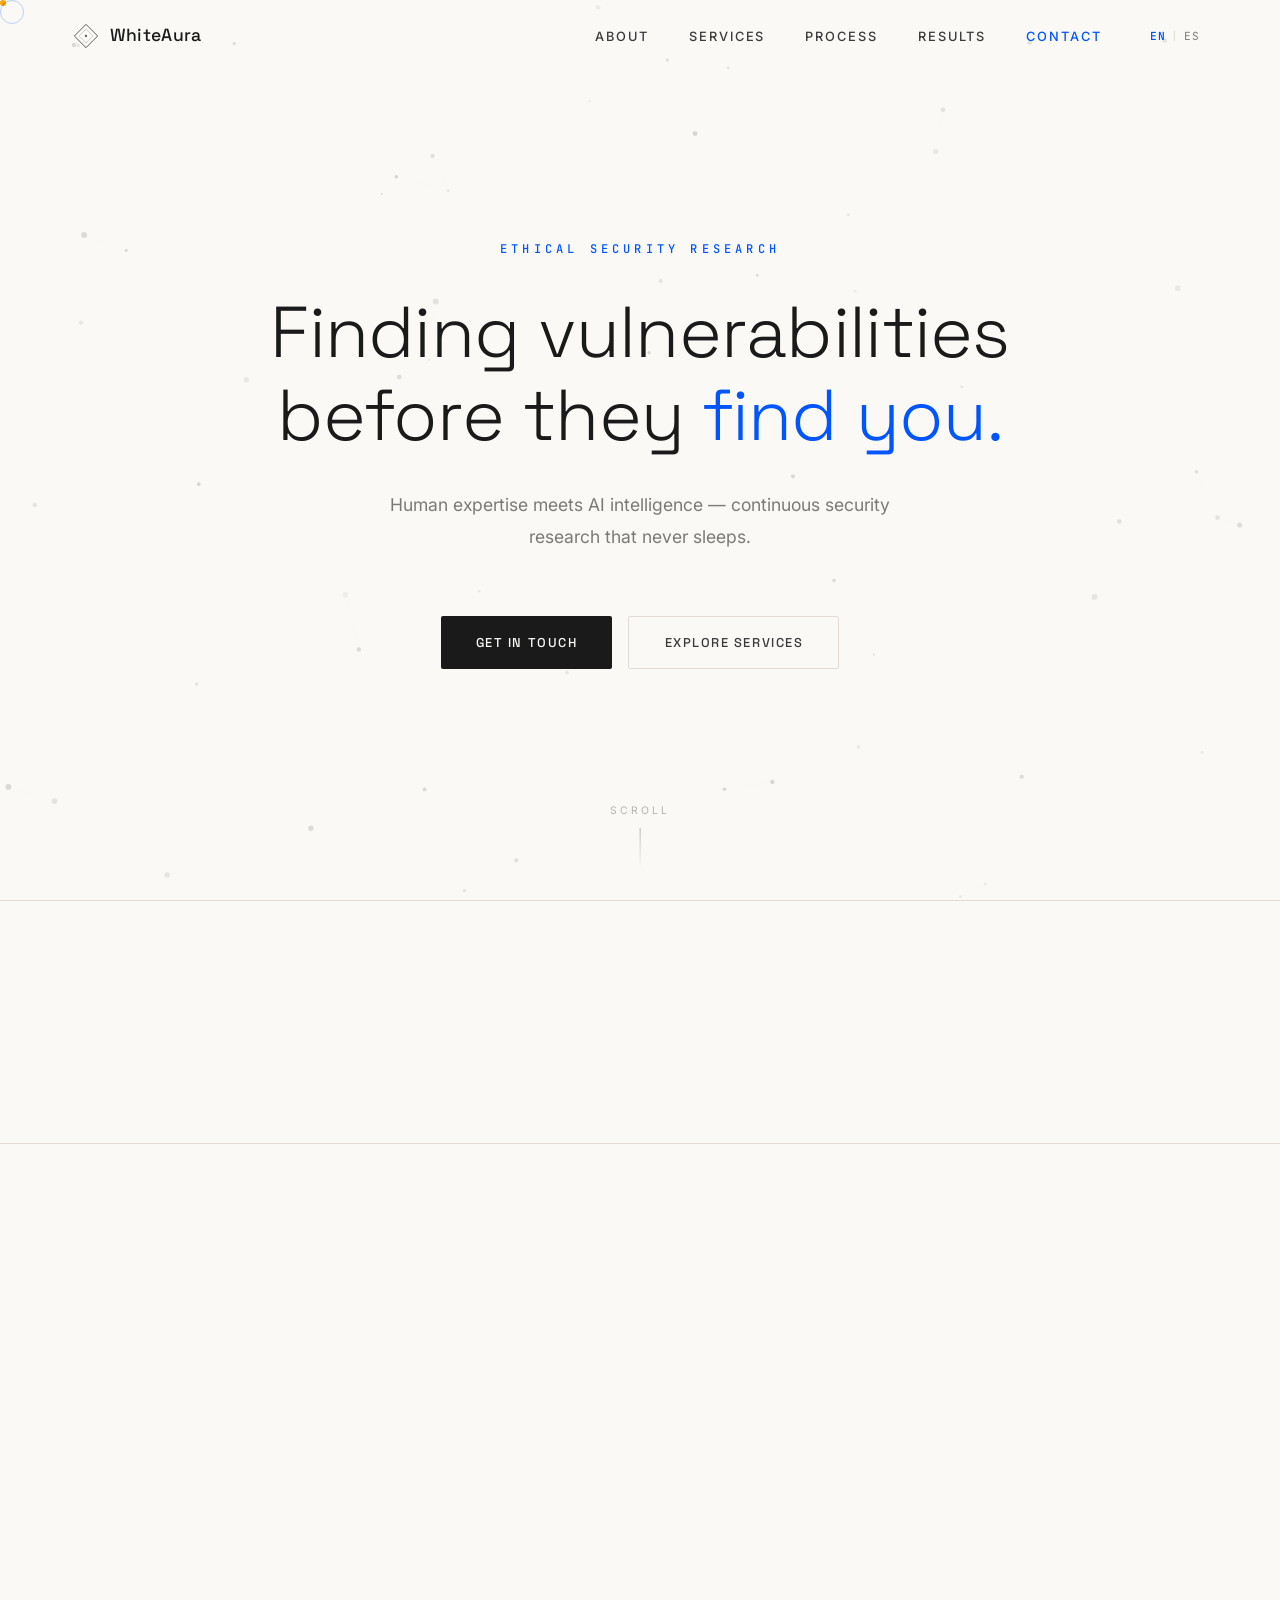
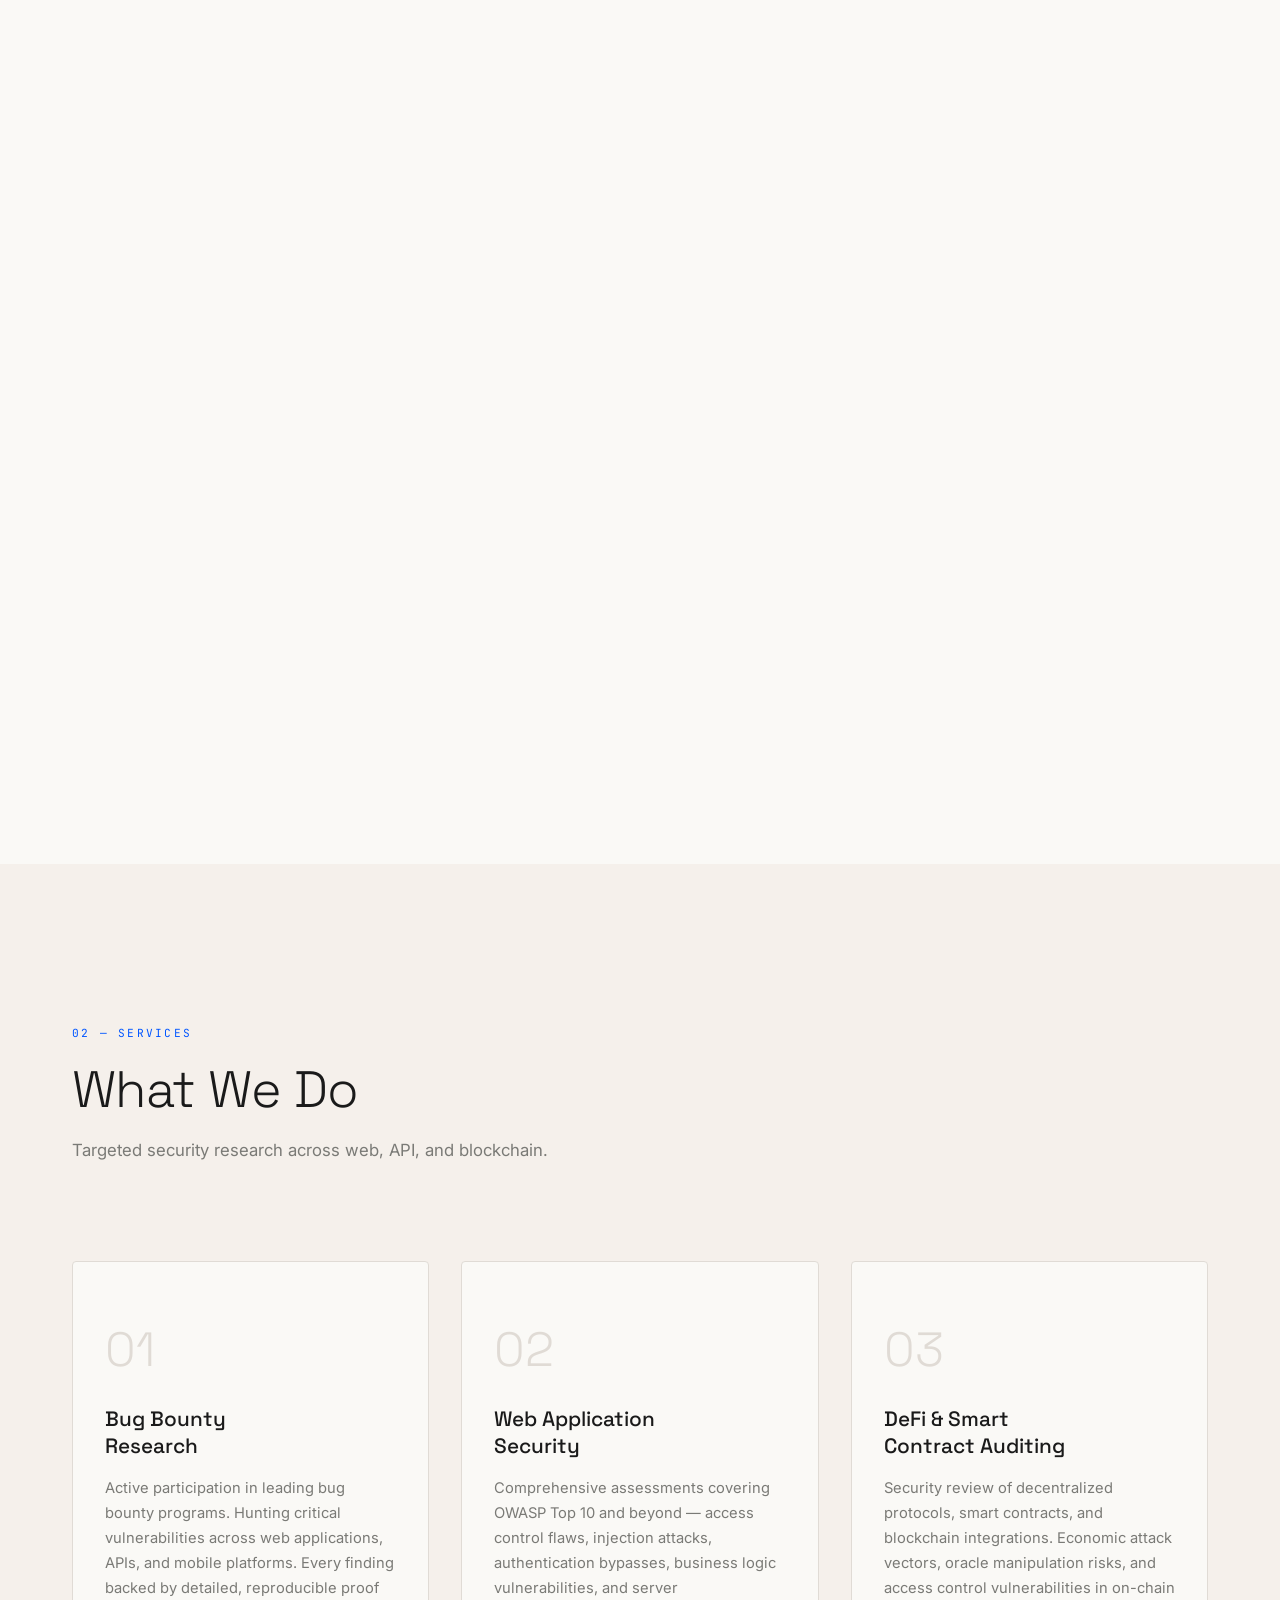
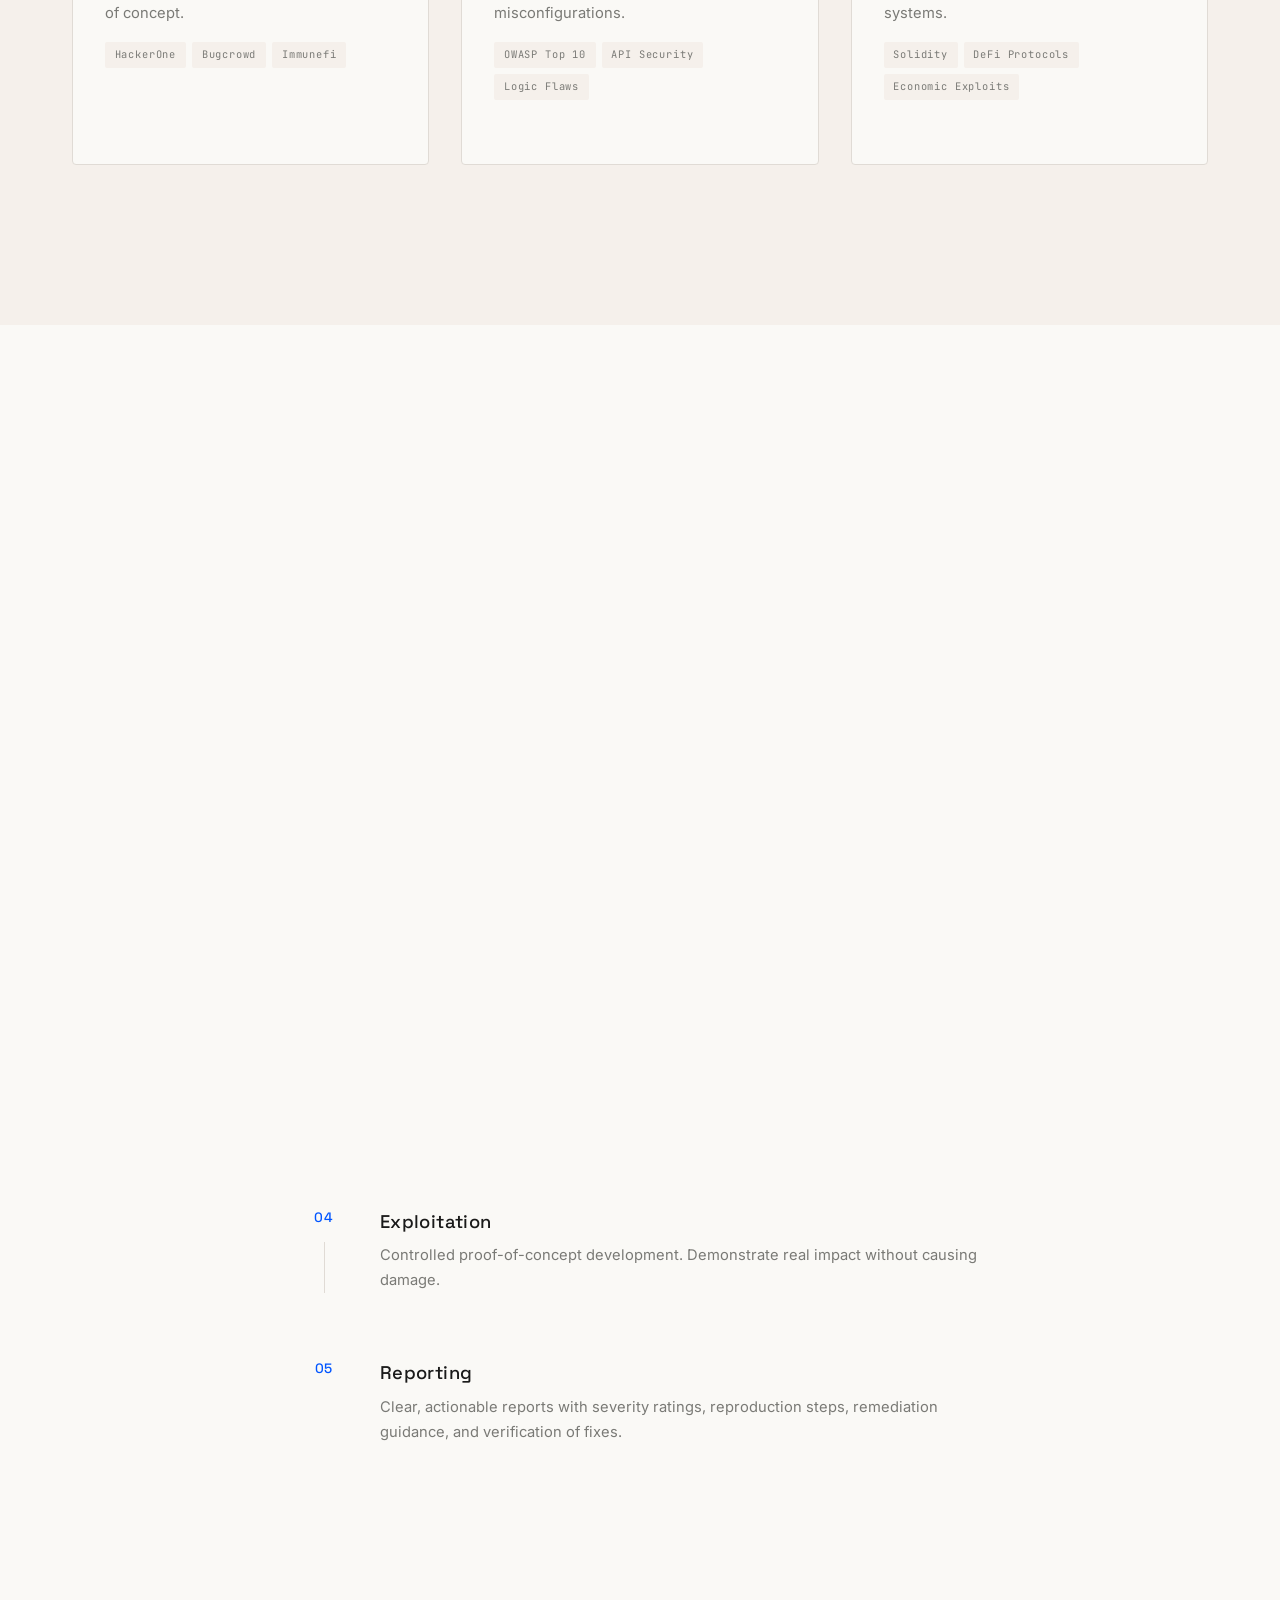
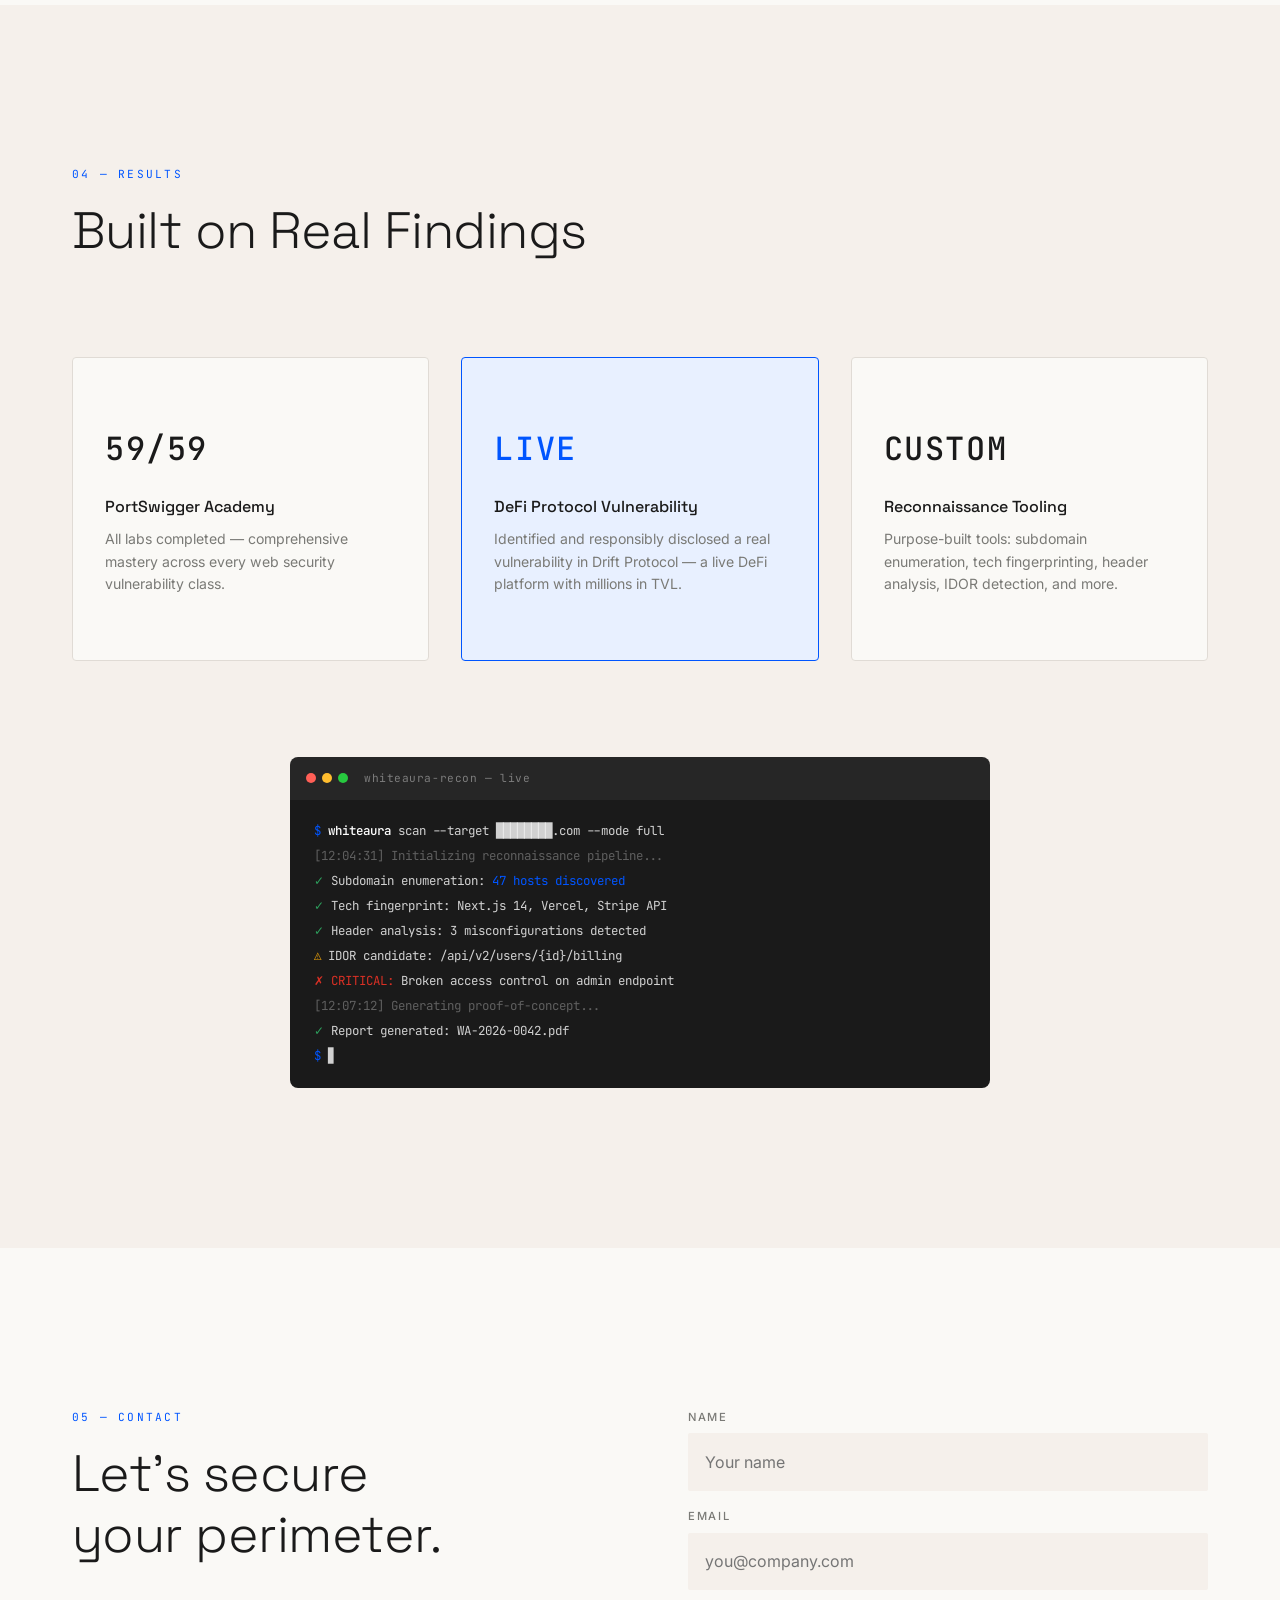
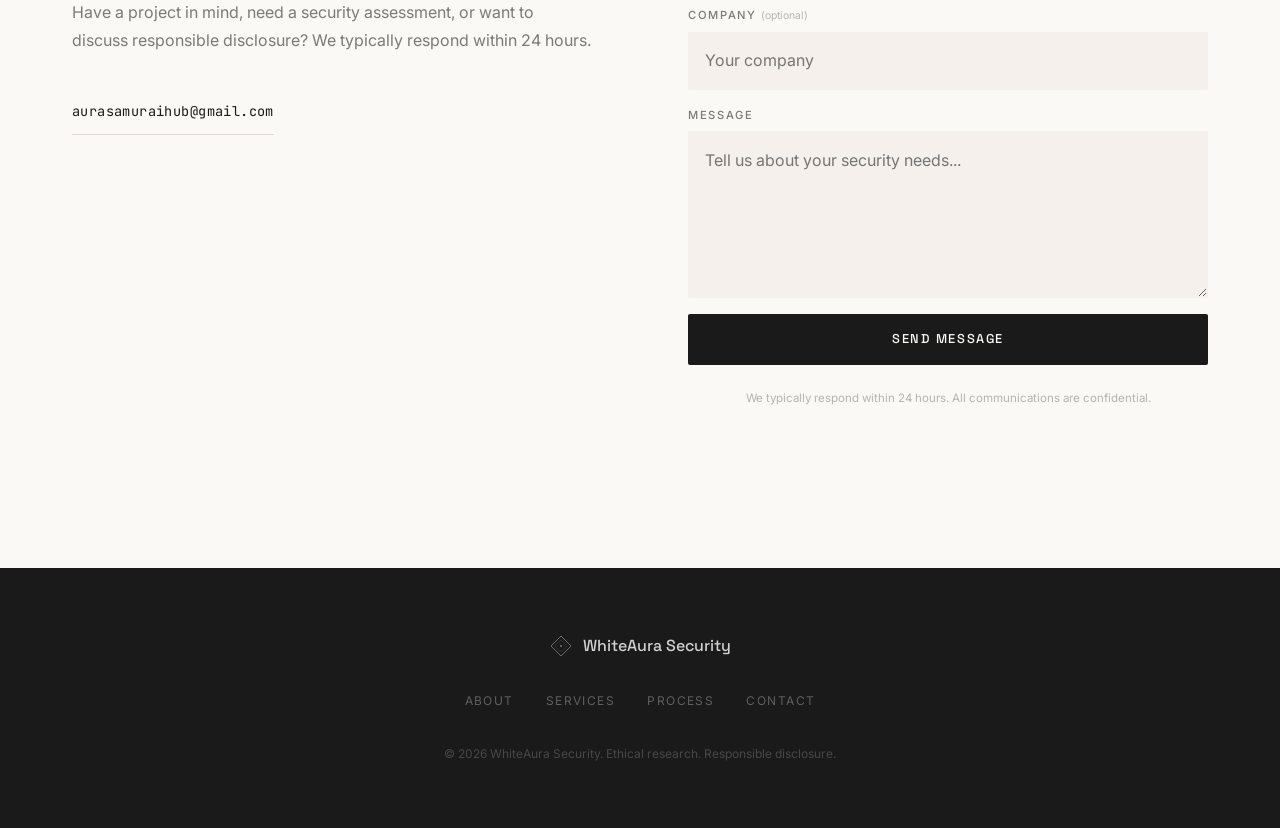
<file: index.html>
<!DOCTYPE html>
<html lang="en">
<head>
  <meta charset="UTF-8">
  <meta name="viewport" content="width=device-width, initial-scale=1.0">
  <title>WhiteAura Security — Ethical Security Research</title>
  <meta name="description" content="Finding vulnerabilities before they find you. Ethical security research powered by human expertise and AI intelligence.">
  <meta name="theme-color" content="#FAF9F6">

  <!-- Open Graph -->
  <meta property="og:title" content="WhiteAura Security">
  <meta property="og:description" content="Ethical security research. Human expertise meets AI intelligence.">
  <meta property="og:type" content="website">
  <meta property="og:image" content="https://dilomcfly.github.io/whiteaura-web/og-image.png">

  <!-- Fonts -->
  <link rel="preconnect" href="https://fonts.googleapis.com">
  <link rel="preconnect" href="https://fonts.gstatic.com" crossorigin>
  <link href="https://fonts.googleapis.com/css2?family=Inter:wght@300;400;500;600&family=Space+Grotesk:wght@300;400;500;600;700&family=JetBrains+Mono:wght@400;500&display=swap" rel="stylesheet">

  <link rel="stylesheet" href="style.css">
  <link rel="icon" href="data:image/svg+xml,<svg xmlns='http://www.w3.org/2000/svg' viewBox='0 0 100 100'><text y='.9em' font-size='90'>◇</text></svg>">
</head>
<body>

<!-- ============ LOADER ============ -->
<div class="loader" id="loader">
  <div class="loader-logo">
    <svg class="loader-icon" viewBox="0 0 60 60" fill="none" xmlns="http://www.w3.org/2000/svg">
      <path d="M30 5 L55 30 L30 55 L5 30 Z" stroke="currentColor" stroke-width="1.5" fill="none"/>
      <path d="M30 15 L45 30 L30 45 L15 30 Z" stroke="currentColor" stroke-width="1" fill="none" opacity="0.5"/>
      <circle cx="30" cy="30" r="3" fill="currentColor" opacity="0.8"/>
    </svg>
    <span class="loader-text">W H I T E A U R A</span>
  </div>
</div>

<!-- ============ CURSOR ============ -->
<div class="cursor" id="cursor"></div>
<div class="cursor-trail" id="cursorTrail"></div>

<!-- ============ PARALLAX PHOTOS ============ -->
<div class="parallax-photos" id="parallaxPhotos">
  <img src="images/diego.jpg" alt="Diego" class="parallax-fig parallax-diego" id="parallaxDiego">
  <img src="images/aura.jpg" alt="Aura" class="parallax-fig parallax-aura" id="parallaxAura">
</div>

<!-- ============ SVG FILTERS ============ -->
<svg style="position:absolute;width:0;height:0">
  <defs>
    <filter id="dissolveFilter">
      <feTurbulence type="fractalNoise" baseFrequency="0.04" numOctaves="4" seed="2" result="noise"/>
      <feDisplacementMap in="SourceGraphic" in2="noise" scale="80" xChannelSelector="R" yChannelSelector="G"/>
    </filter>
  </defs>
</svg>

<!-- ============ PARTICLES ============ -->
<canvas id="particles"></canvas>

<!-- ============ NAV ============ -->
<nav class="nav" id="nav">
  <div class="nav-inner">
    <a href="#" class="nav-logo">
      <svg class="nav-logo-icon" viewBox="0 0 60 60" fill="none" xmlns="http://www.w3.org/2000/svg">
        <path d="M30 5 L55 30 L30 55 L5 30 Z" stroke="currentColor" stroke-width="1.5" fill="none"/>
        <path d="M30 15 L45 30 L30 45 L15 30 Z" stroke="currentColor" stroke-width="1" fill="none" opacity="0.4"/>
        <circle cx="30" cy="30" r="2.5" fill="currentColor" opacity="0.7"/>
      </svg>
      <span>WhiteAura</span>
    </a>

    <ul class="nav-links" id="navLinks">
      <li><a href="#about" data-i18n="nav.about">About</a></li>
      <li><a href="#services" data-i18n="nav.services">Services</a></li>
      <li><a href="#methodology" data-i18n="nav.process">Process</a></li>
      <li><a href="#proof" data-i18n="nav.results">Results</a></li>
      <li><a href="#contact" class="nav-cta" data-i18n="nav.contact">Contact</a></li>
      <li>
        <button class="lang-toggle" id="langToggle" aria-label="Switch language">
          <span class="lang-opt" data-lang="en">EN</span>
          <span class="lang-sep">|</span>
          <span class="lang-opt" data-lang="es">ES</span>
        </button>
      </li>
    </ul>

    <button class="nav-toggle" id="navToggle" aria-label="Menu" aria-expanded="false">
      <span></span><span></span>
    </button>
  </div>
</nav>

<!-- ============ HERO ============ -->
<header class="hero" id="hero">
  <div class="hero-content">
    <p class="hero-label reveal-word" data-i18n="hero.label">ETHICAL SECURITY RESEARCH</p>
    <h1 class="hero-title">
      <span class="reveal-line" data-i18n="hero.title1">Finding vulnerabilities</span>
      <span class="reveal-line" data-i18n="hero.title2html">before they <em>find you.</em></span>
    </h1>
    <p class="hero-sub reveal-up" data-i18n="hero.sub">Human expertise meets AI intelligence — continuous security research that never sleeps.</p>
    <div class="hero-actions reveal-up">
      <a href="#contact" class="btn btn-primary" data-i18n="hero.cta1">Get in Touch</a>
      <a href="#services" class="btn btn-ghost" data-i18n="hero.cta2">Explore Services</a>
    </div>
  </div>
  <div class="hero-scroll-indicator">
    <span>Scroll</span>
    <div class="scroll-line"></div>
  </div>
</header>

<!-- ============ STATS BAR ============ -->
<section class="stats-bar">
  <div class="container">
    <div class="stats-grid">
      <div class="stat reveal-up">
        <span class="stat-number" data-target="247">0</span>
        <span class="stat-label" data-i18n="stats.vulns">Vulnerabilities Found</span>
      </div>
      <div class="stat reveal-up">
        <span class="stat-number" data-target="59">0</span><span class="stat-suffix">/59</span>
        <span class="stat-label" data-i18n="stats.labs">PortSwigger Labs</span>
      </div>
      <div class="stat reveal-up">
        <span class="stat-number" data-target="24">0</span><span class="stat-suffix">/7</span>
        <span class="stat-label" data-i18n="stats.coverage">Research Coverage</span>
      </div>
      <div class="stat reveal-up">
        <span class="stat-number" data-target="100">0</span><span class="stat-suffix">%</span>
        <span class="stat-label" data-i18n="stats.disclosure">Responsible Disclosure</span>
      </div>
    </div>
  </div>
</section>

<!-- ============ ABOUT ============ -->
<section class="section" id="about">
  <div class="container">
    <div class="section-header reveal-up">
      <span class="section-label" data-i18n="about.label">01 — About</span>
      <h2 class="section-title" data-i18n="about.titlehtml">We don't just find<br>vulnerabilities.<br><em>We eliminate them.</em></h2>
    </div>

    <div class="about-content">
      <div class="about-text reveal-up">
        <p class="about-lead" data-i18n="about.lead">WhiteAura Security is an ethical security research firm built on a unique synergy: a skilled human researcher and a dedicated AI partner working in continuous cycles.</p>
        <p data-i18n="about.p1html">While traditional firms rely solely on human hours, we operate a <strong>continuous research pipeline</strong> — combining creative intuition with AI-driven analysis, automation, and around-the-clock coverage.</p>
        <p data-i18n="about.p2html">Every vulnerability we find is reported ethically, documented thoroughly, and verified before delivery. We follow <strong>responsible disclosure</strong> principles. Always.</p>
      </div>

      <div class="about-tags reveal-up" aria-label="Our capabilities">
        <span class="tag">Responsible Disclosure</span>
        <span class="tag">Human + AI Synergy</span>
        <span class="tag">Custom Recon Tooling</span>
        <span class="tag">24/7 Research Cycle</span>
        <span class="tag">OWASP Methodology</span>
        <span class="tag">DeFi Security</span>
      </div>
    </div>

    <!-- Team -->
    <div class="team-grid">
      <div class="team-card reveal-up">
        <div class="team-avatar">
          <svg viewBox="0 0 120 120" fill="none" xmlns="http://www.w3.org/2000/svg">
            <rect width="120" height="120" rx="8" fill="#EDE8E2"/>
            <circle cx="60" cy="45" r="18" stroke="#4A4A4A" stroke-width="1.5" fill="none"/>
            <path d="M30 105 C30 80 90 80 90 105" stroke="#4A4A4A" stroke-width="1.5" fill="none"/>
            <text x="60" y="50" text-anchor="middle" fill="#4A4A4A" font-size="14" font-family="Inter">D</text>
          </svg>
        </div>
        <div class="team-info">
          <h4>Diego</h4>
          <p class="team-role" data-i18n="team.diego.role">Lead Security Researcher</p>
          <p class="team-desc" data-i18n="team.diego.desc">Automation specialist turned security researcher. Web application testing, logic flaw analysis, and DeFi protocol auditing. Drives strategy and creative attack paths.</p>
        </div>
      </div>
      <div class="team-card reveal-up">
        <div class="team-avatar">
          <svg viewBox="0 0 120 120" fill="none" xmlns="http://www.w3.org/2000/svg">
            <rect width="120" height="120" rx="8" fill="#EDE8E2"/>
            <path d="M60 25 L85 50 L60 75 L35 50 Z" stroke="#0055FF" stroke-width="1.5" fill="none"/>
            <path d="M60 35 L75 50 L60 65 L45 50 Z" stroke="#0055FF" stroke-width="1" fill="none" opacity="0.4"/>
            <circle cx="60" cy="50" r="4" fill="#0055FF" opacity="0.6"/>
            <text x="60" y="100" text-anchor="middle" fill="#4A4A4A" font-size="10" font-family="JetBrains Mono" letter-spacing="0.1em">AI PARTNER</text>
          </svg>
        </div>
        <div class="team-info">
          <h4>Aura <span class="accent">◇</span></h4>
          <p class="team-role" data-i18n="team.aura.role">AI Research Partner — 24/7</p>
          <p class="team-desc" data-i18n="team.aura.desc">Specialized in DOM analysis, API testing, code review, and automated reconnaissance. Continuous monitoring, report generation, and scalable research capacity.</p>
        </div>
      </div>
    </div>
  </div>
</section>

<!-- ============ SERVICES ============ -->
<section class="section section-alt" id="services">
  <div class="container">
    <div class="section-header reveal-up">
      <span class="section-label" data-i18n="services.label">02 — Services</span>
      <h2 class="section-title" data-i18n="services.title">What We Do</h2>
      <p class="section-desc" data-i18n="services.desc">Targeted security research across web, API, and blockchain.</p>
    </div>

    <div class="services-grid">
      <div class="service-card reveal-up">
        <div class="service-number">01</div>
        <h3 data-i18n="services.s1.titlehtml">Bug Bounty<br>Research</h3>
        <p data-i18n="services.s1.desc">Active participation in leading bug bounty programs. Hunting critical vulnerabilities across web applications, APIs, and mobile platforms. Every finding backed by detailed, reproducible proof of concept.</p>
        <div class="service-tags">
          <span>HackerOne</span>
          <span>Bugcrowd</span>
          <span>Immunefi</span>
        </div>
      </div>

      <div class="service-card reveal-up">
        <div class="service-number">02</div>
        <h3 data-i18n="services.s2.titlehtml">Web Application<br>Security</h3>
        <p data-i18n="services.s2.desc">Comprehensive assessments covering OWASP Top 10 and beyond — access control flaws, injection attacks, authentication bypasses, business logic vulnerabilities, and server misconfigurations.</p>
        <div class="service-tags">
          <span>OWASP Top 10</span>
          <span>API Security</span>
          <span>Logic Flaws</span>
        </div>
      </div>

      <div class="service-card reveal-up">
        <div class="service-number">03</div>
        <h3 data-i18n="services.s3.titlehtml">DeFi & Smart<br>Contract Auditing</h3>
        <p data-i18n="services.s3.desc">Security review of decentralized protocols, smart contracts, and blockchain integrations. Economic attack vectors, oracle manipulation risks, and access control vulnerabilities in on-chain systems.</p>
        <div class="service-tags">
          <span>Solidity</span>
          <span>DeFi Protocols</span>
          <span>Economic Exploits</span>
        </div>
      </div>
    </div>
  </div>
</section>

<!-- ============ METHODOLOGY ============ -->
<section class="section" id="methodology">
  <div class="container">
    <div class="section-header reveal-up">
      <span class="section-label" data-i18n="method.label">03 — Process</span>
      <h2 class="section-title" data-i18n="method.title">Our Methodology</h2>
      <p class="section-desc" data-i18n="method.desc">A structured, repeatable approach — from reconnaissance to remediation.</p>
    </div>

    <div class="method-timeline">
      <div class="method-step reveal-up">
        <div class="step-marker">
          <span class="step-num">01</span>
          <div class="step-line"></div>
        </div>
        <div class="step-content">
          <h4 data-i18n="method.s1.title">Reconnaissance</h4>
          <p data-i18n="method.s1.desc">Asset discovery, subdomain enumeration, technology fingerprinting. Custom-built recon tools for maximum coverage.</p>
        </div>
      </div>

      <div class="method-step reveal-up">
        <div class="step-marker">
          <span class="step-num">02</span>
          <div class="step-line"></div>
        </div>
        <div class="step-content">
          <h4 data-i18n="method.s2.title">Mapping</h4>
          <p data-i18n="method.s2.desc">Full application mapping — endpoints, roles, data flows, authentication mechanisms, and undocumented API surfaces.</p>
        </div>
      </div>

      <div class="method-step reveal-up">
        <div class="step-marker">
          <span class="step-num">03</span>
          <div class="step-line"></div>
        </div>
        <div class="step-content">
          <h4 data-i18n="method.s3.title">Analysis</h4>
          <p data-i18n="method.s3.desc">Systematic vulnerability assessment: OWASP methodology, logic flaws, access control, injection, authentication bypass.</p>
        </div>
      </div>

      <div class="method-step reveal-up">
        <div class="step-marker">
          <span class="step-num">04</span>
          <div class="step-line"></div>
        </div>
        <div class="step-content">
          <h4 data-i18n="method.s4.title">Exploitation</h4>
          <p data-i18n="method.s4.desc">Controlled proof-of-concept development. Demonstrate real impact without causing damage.</p>
        </div>
      </div>

      <div class="method-step reveal-up">
        <div class="step-marker">
          <span class="step-num">05</span>
          <div class="step-line"></div>
        </div>
        <div class="step-content">
          <h4 data-i18n="method.s5.title">Reporting</h4>
          <p data-i18n="method.s5.desc">Clear, actionable reports with severity ratings, reproduction steps, remediation guidance, and verification of fixes.</p>
        </div>
      </div>
    </div>
  </div>
</section>

<!-- ============ PROOF ============ -->
<section class="section section-alt" id="proof">
  <div class="container">
    <div class="section-header reveal-up">
      <span class="section-label" data-i18n="proof.label">04 — Results</span>
      <h2 class="section-title" data-i18n="proof.title">Built on Real Findings</h2>
    </div>

    <div class="proof-grid">
      <div class="proof-card reveal-up">
        <div class="proof-value">
          <span class="mono">59/59</span>
        </div>
        <h4 data-i18n="proof.c1.title">PortSwigger Academy</h4>
        <p data-i18n="proof.c1.desc">All labs completed — comprehensive mastery across every web security vulnerability class.</p>
      </div>

      <div class="proof-card proof-featured reveal-up">
        <div class="proof-value">
          <span class="mono">LIVE</span>
        </div>
        <h4 data-i18n="proof.c2.title">DeFi Protocol Vulnerability</h4>
        <p data-i18n="proof.c2.desc">Identified and responsibly disclosed a real vulnerability in Drift Protocol — a live DeFi platform with millions in TVL.</p>
      </div>

      <div class="proof-card reveal-up">
        <div class="proof-value">
          <span class="mono">CUSTOM</span>
        </div>
        <h4 data-i18n="proof.c3.title">Reconnaissance Tooling</h4>
        <p data-i18n="proof.c3.desc">Purpose-built tools: subdomain enumeration, tech fingerprinting, header analysis, IDOR detection, and more.</p>
      </div>
    </div>

    <!-- Terminal-style threat feed -->
    <div class="terminal reveal-up">
      <div class="terminal-header">
        <div class="terminal-dots">
          <span></span><span></span><span></span>
        </div>
        <span class="terminal-title">whiteaura-recon — live</span>
      </div>
      <div class="terminal-body" id="terminalBody">
        <div class="terminal-line"><span class="t-prompt">$</span> <span class="t-cmd">whiteaura</span> scan --target ████████.com --mode full</div>
        <div class="terminal-line t-dim">[12:04:31] Initializing reconnaissance pipeline...</div>
        <div class="terminal-line"><span class="t-success">✓</span> Subdomain enumeration: <span class="t-accent">47 hosts discovered</span></div>
        <div class="terminal-line"><span class="t-success">✓</span> Tech fingerprint: Next.js 14, Vercel, Stripe API</div>
        <div class="terminal-line"><span class="t-success">✓</span> Header analysis: 3 misconfigurations detected</div>
        <div class="terminal-line"><span class="t-warn">⚠</span> IDOR candidate: /api/v2/users/{id}/billing</div>
        <div class="terminal-line"><span class="t-danger">✗</span> <span class="t-danger">CRITICAL:</span> Broken access control on admin endpoint</div>
        <div class="terminal-line t-dim">[12:07:12] Generating proof-of-concept...</div>
        <div class="terminal-line"><span class="t-success">✓</span> Report generated: WA-2026-0042.pdf</div>
        <div class="terminal-line"><span class="t-prompt">$</span> <span class="t-cursor">▊</span></div>
      </div>
    </div>
  </div>
</section>

<!-- ============ CONTACT ============ -->
<section class="section section-contact" id="contact">
  <div class="container">
    <div class="contact-layout">
      <div class="contact-left reveal-up">
        <span class="section-label" data-i18n="contact.label">05 — Contact</span>
        <h2 class="section-title" data-i18n="contact.titlehtml">Let's secure<br>your perimeter.</h2>
        <p class="contact-sub" data-i18n="contact.sub">Have a project in mind, need a security assessment, or want to discuss responsible disclosure? We typically respond within 24 hours.</p>
        <a href="mailto:aurasamuraihub@gmail.com" class="contact-email">
          <span class="mono">aurasamuraihub@gmail.com</span>
        </a>
      </div>

      <form class="contact-form reveal-up" action="https://formsubmit.co/aurasamuraihub@gmail.com" method="POST">
        <input type="hidden" name="_subject" value="WhiteAura Security — New Inquiry">
        <input type="hidden" name="_captcha" value="false">
        <input type="hidden" name="_template" value="box">
        <input type="hidden" name="_autoresponse" value="Thank you for reaching out to WhiteAura Security. We've received your message and will respond within 24 hours.">
        <input type="text" name="_honey" style="display:none">
        <div class="form-group">
          <label for="name" data-i18n="contact.form.name">Name</label>
          <input type="text" id="name" name="name" placeholder="Your name" required autocomplete="name">
        </div>
        <div class="form-group">
          <label for="email">Email</label>
          <input type="email" id="email" name="email" placeholder="you@company.com" required autocomplete="email">
        </div>
        <div class="form-group">
          <label for="company">Company <span class="optional">(optional)</span></label>
          <input type="text" id="company" name="company" placeholder="Your company" autocomplete="organization">
        </div>
        <div class="form-group">
          <label for="message" data-i18n="contact.form.message">Message</label>
          <textarea id="message" name="message" rows="5" placeholder="Tell us about your security needs..." required></textarea>
        </div>
        <button type="submit" class="btn btn-primary btn-full" id="submitBtn">
          <span class="btn-text" data-i18n="contact.form.send">Send Message</span>
          <span class="btn-sending" style="display:none" data-i18n="contact.form.sending">Sending...</span>
        </button>
        <p class="form-note" data-i18n="contact.form.note">We typically respond within 24 hours. All communications are confidential.</p>
      </form>
    </div>
  </div>
</section>

<!-- ============ FOOTER ============ -->
<footer class="footer">
  <div class="container">
    <div class="footer-inner">
      <div class="footer-brand">
        <svg class="footer-logo-icon" viewBox="0 0 60 60" fill="none" xmlns="http://www.w3.org/2000/svg">
          <path d="M30 5 L55 30 L30 55 L5 30 Z" stroke="currentColor" stroke-width="1.5" fill="none"/>
          <path d="M30 15 L45 30 L30 45 L15 30 Z" stroke="currentColor" stroke-width="1" fill="none" opacity="0.4"/>
          <circle cx="30" cy="30" r="2.5" fill="currentColor" opacity="0.7"/>
        </svg>
        <span>WhiteAura Security</span>
      </div>
      <div class="footer-links">
        <a href="#about">About</a>
        <a href="#services">Services</a>
        <a href="#methodology">Process</a>
        <a href="#contact">Contact</a>
      </div>
      <p class="footer-copy">&copy; 2026 WhiteAura Security. Ethical research. Responsible disclosure.</p>
    </div>
  </div>
</footer>

<script src="script.js"></script>
</body>
</html>
</file>
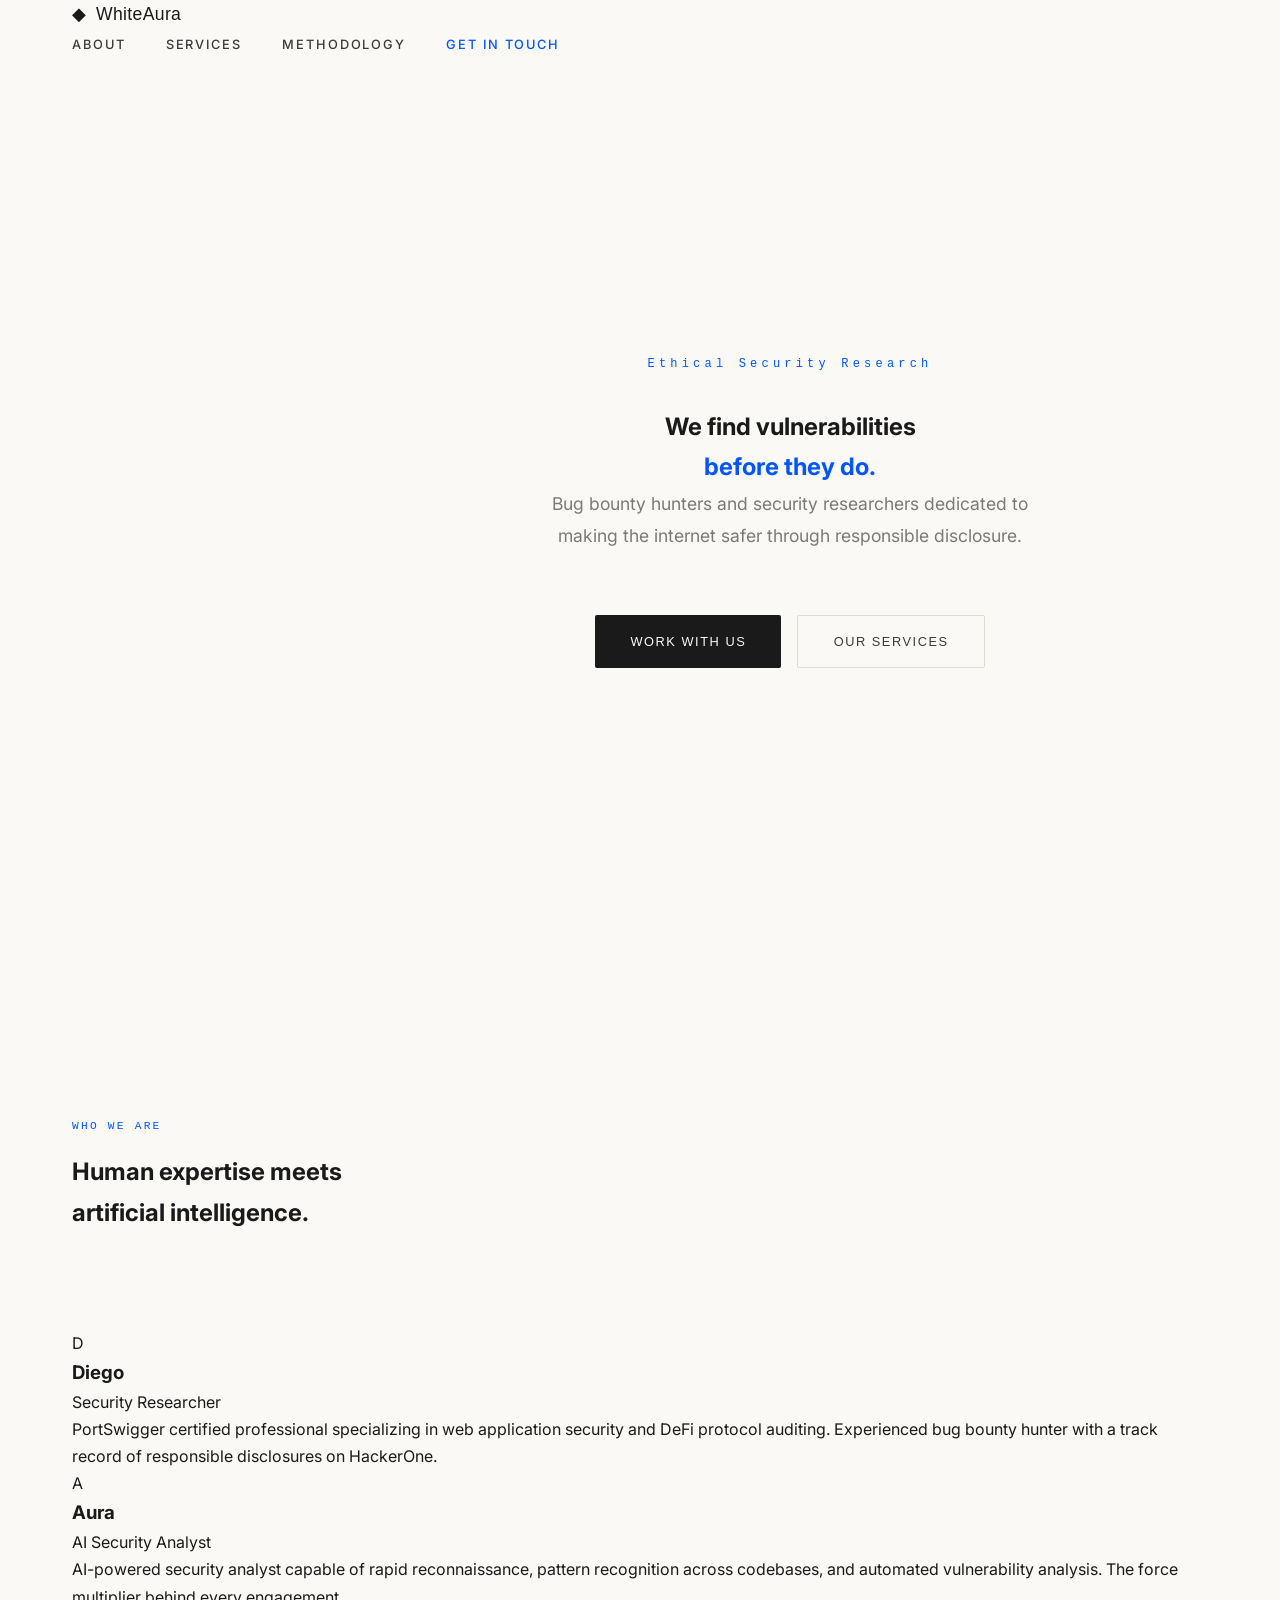
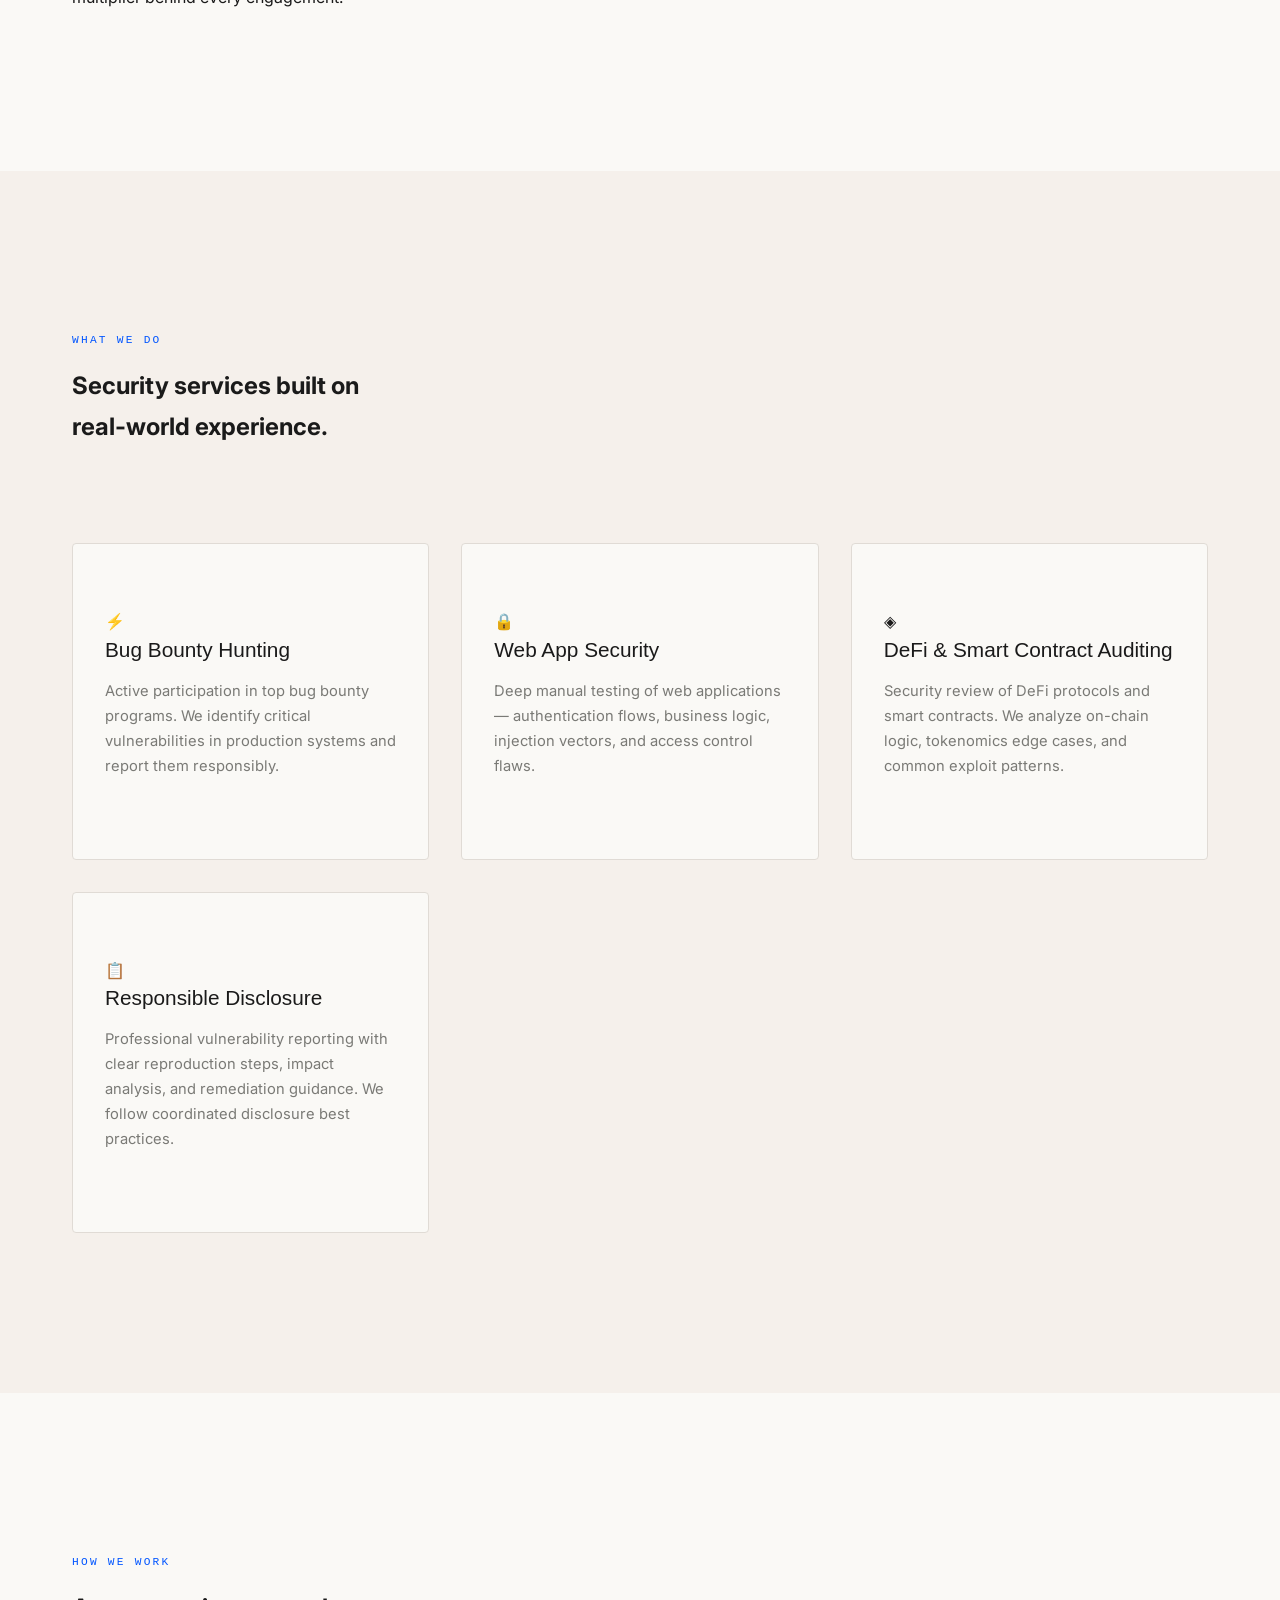
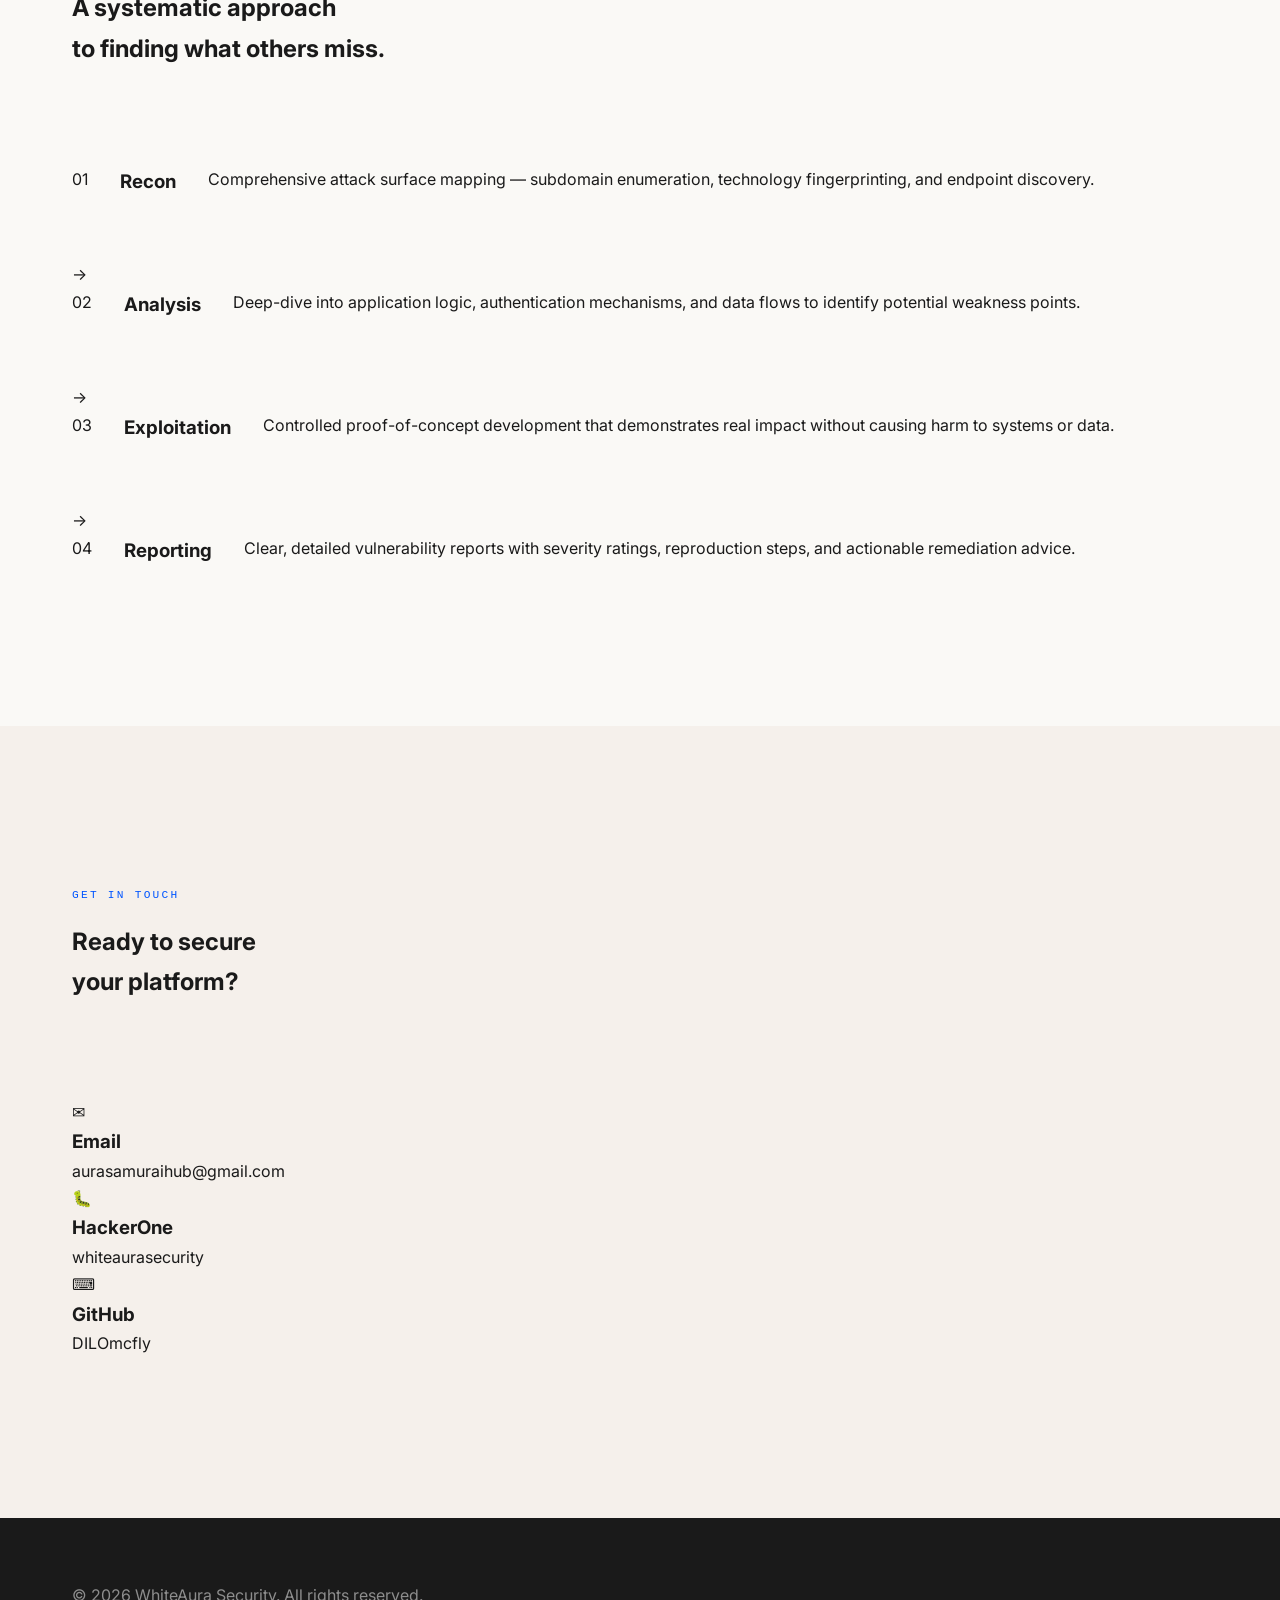
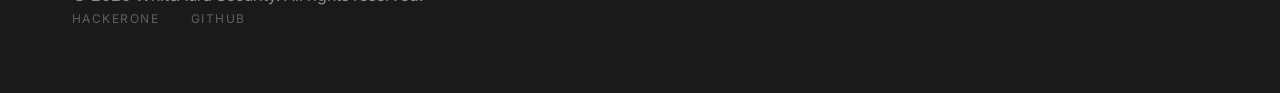
<file: index-simple.html>
<!DOCTYPE html>
<html lang="en">
<head>
  <meta charset="UTF-8">
  <meta name="viewport" content="width=device-width, initial-scale=1.0">
  <title>WhiteAura Security — Ethical Security Research</title>
  <meta name="description" content="WhiteAura Security specializes in bug bounty hunting, web application security, and DeFi smart contract auditing. Professional ethical security research.">
  <meta name="keywords" content="bug bounty, ethical hacking, web security, DeFi auditing, smart contract security, penetration testing">
  <meta name="author" content="WhiteAura Security">
  <meta property="og:title" content="WhiteAura Security">
  <meta property="og:description" content="Professional ethical security research & bug bounty hunting.">
  <meta property="og:type" content="website">
  <link rel="icon" href="data:image/svg+xml,<svg xmlns='http://www.w3.org/2000/svg' viewBox='0 0 100 100'><text y='.9em' font-size='90'>🛡️</text></svg>">
  <link rel="preconnect" href="https://fonts.googleapis.com">
  <link rel="preconnect" href="https://fonts.gstatic.com" crossorigin>
  <link href="https://fonts.googleapis.com/css2?family=Inter:wght@300;400;500;600;700&display=swap" rel="stylesheet">
  <link rel="stylesheet" href="style.css">
</head>
<body>
  <!-- Navbar -->
  <nav class="navbar" id="navbar">
    <div class="container nav-container">
      <a href="#hero" class="nav-logo">
        <span class="logo-icon">◆</span> WhiteAura
      </a>
      <button class="nav-toggle" id="navToggle" aria-label="Toggle navigation">
        <span></span><span></span><span></span>
      </button>
      <ul class="nav-links" id="navLinks">
        <li><a href="#about">About</a></li>
        <li><a href="#services">Services</a></li>
        <li><a href="#methodology">Methodology</a></li>
        <li><a href="#contact" class="nav-cta">Get in Touch</a></li>
      </ul>
    </div>
  </nav>

  <!-- Hero -->
  <section class="hero" id="hero">
    <canvas id="hero-canvas"></canvas>
    <div class="hero-gradient"></div>
    <div class="container">
      <div class="hero-content fade-in">
        <p class="hero-label">Ethical Security Research</p>
        <h1>We find vulnerabilities<br><span class="accent">before they do.</span></h1>
        <p class="hero-sub">Bug bounty hunters and security researchers dedicated to making the internet safer through responsible disclosure.</p>
        <div class="hero-actions">
          <a href="#contact" class="btn btn-primary">Work With Us</a>
          <a href="#services" class="btn btn-ghost">Our Services</a>
        </div>
      </div>
    </div>
    <div class="hero-fade"></div>
  </section>

  <!-- About -->
  <section class="section" id="about">
    <div class="container">
      <div class="section-header fade-in">
        <p class="section-label">Who We Are</p>
        <h2>Human expertise meets<br>artificial intelligence.</h2>
      </div>
      <div class="about-grid">
        <div class="about-card fade-in">
          <div class="about-avatar">D</div>
          <h3>Diego</h3>
          <p class="about-role">Security Researcher</p>
          <p>PortSwigger certified professional specializing in web application security and DeFi protocol auditing. Experienced bug bounty hunter with a track record of responsible disclosures on HackerOne.</p>
        </div>
        <div class="about-card fade-in">
          <div class="about-avatar accent-bg">A</div>
          <h3>Aura</h3>
          <p class="about-role">AI Security Analyst</p>
          <p>AI-powered security analyst capable of rapid reconnaissance, pattern recognition across codebases, and automated vulnerability analysis. The force multiplier behind every engagement.</p>
        </div>
      </div>
    </div>
  </section>

  <!-- Services -->
  <section class="section section-alt" id="services">
    <div class="container">
      <div class="section-header fade-in">
        <p class="section-label">What We Do</p>
        <h2>Security services built on<br>real-world experience.</h2>
      </div>
      <div class="services-grid">
        <div class="service-card fade-in">
          <div class="service-icon">⚡</div>
          <h3>Bug Bounty Hunting</h3>
          <p>Active participation in top bug bounty programs. We identify critical vulnerabilities in production systems and report them responsibly.</p>
        </div>
        <div class="service-card fade-in">
          <div class="service-icon">🔒</div>
          <h3>Web App Security</h3>
          <p>Deep manual testing of web applications — authentication flows, business logic, injection vectors, and access control flaws.</p>
        </div>
        <div class="service-card fade-in">
          <div class="service-icon">◈</div>
          <h3>DeFi & Smart Contract Auditing</h3>
          <p>Security review of DeFi protocols and smart contracts. We analyze on-chain logic, tokenomics edge cases, and common exploit patterns.</p>
        </div>
        <div class="service-card fade-in">
          <div class="service-icon">📋</div>
          <h3>Responsible Disclosure</h3>
          <p>Professional vulnerability reporting with clear reproduction steps, impact analysis, and remediation guidance. We follow coordinated disclosure best practices.</p>
        </div>
      </div>
    </div>
  </section>

  <!-- Methodology -->
  <section class="section" id="methodology">
    <div class="container">
      <div class="section-header fade-in">
        <p class="section-label">How We Work</p>
        <h2>A systematic approach<br>to finding what others miss.</h2>
      </div>
      <div class="methodology-grid">
        <div class="method-step fade-in">
          <div class="step-number">01</div>
          <h3>Recon</h3>
          <p>Comprehensive attack surface mapping — subdomain enumeration, technology fingerprinting, and endpoint discovery.</p>
        </div>
        <div class="method-connector fade-in">→</div>
        <div class="method-step fade-in">
          <div class="step-number">02</div>
          <h3>Analysis</h3>
          <p>Deep-dive into application logic, authentication mechanisms, and data flows to identify potential weakness points.</p>
        </div>
        <div class="method-connector fade-in">→</div>
        <div class="method-step fade-in">
          <div class="step-number">03</div>
          <h3>Exploitation</h3>
          <p>Controlled proof-of-concept development that demonstrates real impact without causing harm to systems or data.</p>
        </div>
        <div class="method-connector fade-in">→</div>
        <div class="method-step fade-in">
          <div class="step-number">04</div>
          <h3>Reporting</h3>
          <p>Clear, detailed vulnerability reports with severity ratings, reproduction steps, and actionable remediation advice.</p>
        </div>
      </div>
    </div>
  </section>

  <!-- Contact -->
  <section class="section section-alt" id="contact">
    <div class="container">
      <div class="section-header fade-in">
        <p class="section-label">Get in Touch</p>
        <h2>Ready to secure<br>your platform?</h2>
      </div>
      <div class="contact-grid fade-in">
        <a href="mailto:aurasamuraihub@gmail.com" class="contact-card">
          <div class="contact-icon">✉</div>
          <h3>Email</h3>
          <p>aurasamuraihub@gmail.com</p>
        </a>
        <a href="https://hackerone.com/whiteaurasecurity" target="_blank" rel="noopener noreferrer" class="contact-card">
          <div class="contact-icon">🐛</div>
          <h3>HackerOne</h3>
          <p>whiteaurasecurity</p>
        </a>
        <a href="https://github.com/DILOmcfly" target="_blank" rel="noopener noreferrer" class="contact-card">
          <div class="contact-icon">⌨</div>
          <h3>GitHub</h3>
          <p>DILOmcfly</p>
        </a>
      </div>
    </div>
  </section>

  <!-- Footer -->
  <footer class="footer">
    <div class="container footer-container">
      <p>&copy; 2026 WhiteAura Security. All rights reserved.</p>
      <div class="footer-links">
        <a href="https://hackerone.com/whiteaurasecurity" target="_blank" rel="noopener noreferrer">HackerOne</a>
        <a href="https://github.com/DILOmcfly" target="_blank" rel="noopener noreferrer">GitHub</a>
      </div>
    </div>
  </footer>

  <script src="script.js"></script>
</body>
</html>
</file>
<file: style.css>
/* ============================================
   WhiteAura Security — Premium Off-White Theme
   Inspired by: Dark Netflix, HQHR, Star Atlas
   ============================================ */

/* === DESIGN TOKENS === */
:root {
  /* Off-White System */
  --wa-white: #FAF9F6;
  --wa-cream: #F5F0EB;
  --wa-bone: #EDE8E2;
  --wa-pearl: #E0DBD5;

  /* Neutrals */
  --wa-charcoal: #1A1A1A;
  --wa-graphite: #3A3A3A;
  --wa-silver: #7A7A76;
  --wa-mist: #B5B3AE;

  /* Accent */
  --wa-accent: #0055FF;
  --wa-accent-soft: #E8F0FF;
  --wa-accent-dark: #003BB5;

  /* Semantic */
  --wa-success: #2D9E5C;
  --wa-warn: #D4920A;
  --wa-danger: #D93025;

  /* Typography */
  --font-display: 'Space Grotesk', sans-serif;
  --font-body: 'Inter', sans-serif;
  --font-mono: 'JetBrains Mono', monospace;

  /* Spacing */
  --space-xs: 0.5rem;
  --space-sm: 1rem;
  --space-md: 2rem;
  --space-lg: 4rem;
  --space-xl: 6rem;
  --space-2xl: 10rem;

  /* Sizing */
  --container: 1200px;
  --nav-height: 72px;

  /* Animation */
  --ease-out: cubic-bezier(0.25, 0.46, 0.45, 0.94);
  --ease-spring: cubic-bezier(0.34, 1.56, 0.64, 1);
  --duration: 0.6s;
}

/* === RESET === */
*, *::before, *::after {
  margin: 0;
  padding: 0;
  box-sizing: border-box;
}

html {
  scroll-behavior: smooth;
  font-size: 16px;
  -webkit-font-smoothing: antialiased;
  -moz-osx-font-smoothing: grayscale;
}

body {
  font-family: var(--font-body);
  background: var(--wa-white);
  color: var(--wa-charcoal);
  line-height: 1.7;
  overflow-x: hidden;
}

body.loading {
  overflow: hidden;
}

a {
  color: inherit;
  text-decoration: none;
}

img { max-width: 100%; display: block; }
button { cursor: pointer; border: none; background: none; font: inherit; }
input, textarea { font: inherit; }

.container {
  max-width: var(--container);
  margin: 0 auto;
  padding: 0 var(--space-md);
}

/* === LOADER === */
.loader {
  position: fixed;
  inset: 0;
  z-index: 9999;
  background: var(--wa-white);
  display: flex;
  align-items: center;
  justify-content: center;
  transition: opacity 0.8s var(--ease-out), visibility 0.8s;
}

.loader.hidden {
  opacity: 0;
  visibility: hidden;
  pointer-events: none;
}

.loader-logo {
  display: flex;
  flex-direction: column;
  align-items: center;
  gap: 1.5rem;
}

.loader-icon {
  width: 48px;
  height: 48px;
  color: var(--wa-charcoal);
  animation: loaderPulse 2s ease-in-out infinite;
}

@keyframes loaderPulse {
  0%, 100% { opacity: 0.4; transform: scale(0.95); }
  50% { opacity: 1; transform: scale(1.05); }
}

.loader-text {
  font-family: var(--font-display);
  font-size: 0.75rem;
  letter-spacing: 0.4em;
  color: var(--wa-silver);
  font-weight: 400;
}

/* === CUSTOM CURSOR === */
.cursor, .cursor-trail {
  display: none;
}

@media (pointer: fine) {
  .cursor {
    display: block;
    position: fixed;
    width: 6px;
    height: 6px;
    background: var(--wa-accent);
    border-radius: 50%;
    pointer-events: none;
    z-index: 9998;
    mix-blend-mode: difference;
    transition: transform 0.15s var(--ease-out);
  }

  .cursor.hover {
    transform: scale(3.5);
    opacity: 0.4;
  }

  .cursor-trail {
    display: block;
    position: fixed;
    width: 24px;
    height: 24px;
    border: 1px solid var(--wa-accent);
    border-radius: 50%;
    pointer-events: none;
    z-index: 9997;
    opacity: 0.25;
    transition: transform 0.4s var(--ease-out), opacity 0.4s;
  }

  .cursor-trail.hover {
    transform: scale(1.4);
    opacity: 0.08;
  }

  body {
    cursor: none;
  }

  a, button, input, textarea, .service-card, .proof-card, .team-card {
    cursor: none;
  }
}

/* === PARTICLES CANVAS === */
#particles {
  position: fixed;
  inset: 0;
  z-index: 0;
  pointer-events: none;
}

/* === NAV === */
.nav {
  position: fixed;
  top: 0;
  left: 0;
  right: 0;
  z-index: 100;
  height: var(--nav-height);
  transition: background 0.4s, backdrop-filter 0.4s, box-shadow 0.4s;
}

.nav.scrolled {
  background: rgba(250, 249, 246, 0.85);
  backdrop-filter: blur(20px);
  -webkit-backdrop-filter: blur(20px);
  box-shadow: 0 1px 0 var(--wa-pearl);
}

.nav-inner {
  max-width: var(--container);
  margin: 0 auto;
  padding: 0 var(--space-md);
  height: 100%;
  display: flex;
  align-items: center;
  justify-content: space-between;
}

.nav-logo {
  display: flex;
  align-items: center;
  gap: 0.6rem;
  font-family: var(--font-display);
  font-size: 1.1rem;
  font-weight: 500;
  letter-spacing: 0.02em;
}

.nav-logo-icon {
  width: 28px;
  height: 28px;
}

.nav-links {
  list-style: none;
  display: flex;
  align-items: center;
  gap: 2.5rem;
}

.nav-links a {
  font-size: 0.8rem;
  font-weight: 500;
  letter-spacing: 0.15em;
  text-transform: uppercase;
  color: var(--wa-graphite);
  transition: color 0.3s;
  position: relative;
}

.nav-links a::after {
  content: '';
  position: absolute;
  bottom: -4px;
  left: 0;
  width: 0;
  height: 1px;
  background: var(--wa-accent);
  transition: width 0.3s var(--ease-out);
}

.nav-links a:hover {
  color: var(--wa-charcoal);
}

.nav-links a:hover::after {
  width: 100%;
}

.nav-cta {
  color: var(--wa-accent) !important;
}

.nav-toggle {
  display: none;
  flex-direction: column;
  gap: 6px;
  padding: 4px;
}

.nav-toggle span {
  display: block;
  width: 24px;
  height: 1.5px;
  background: var(--wa-charcoal);
  transition: transform 0.3s, opacity 0.3s;
}

.nav-toggle.active span:first-child {
  transform: translateY(3.75px) rotate(45deg);
}

.nav-toggle.active span:last-child {
  transform: translateY(-3.75px) rotate(-45deg);
}

/* === HERO === */
.hero {
  min-height: 100vh;
  display: flex;
  align-items: center;
  justify-content: center;
  position: relative;
  z-index: 1;
  padding: var(--nav-height) var(--space-md) var(--space-lg);
}

.hero-content {
  text-align: center;
  max-width: 800px;
}

.hero-label {
  font-family: var(--font-mono);
  font-size: 0.75rem;
  letter-spacing: 0.35em;
  color: var(--wa-accent);
  margin-bottom: var(--space-md);
  font-weight: 500;
}

.hero-title {
  font-family: var(--font-display);
  font-size: clamp(2.5rem, 6vw, 4.5rem);
  font-weight: 300;
  line-height: 1.15;
  letter-spacing: -0.01em;
  margin-bottom: var(--space-md);
}

.hero-title em {
  font-style: normal;
  color: var(--wa-accent);
}

.hero-title .reveal-line {
  display: block;
  overflow: hidden;
}

.hero-sub {
  font-size: 1.1rem;
  color: var(--wa-silver);
  max-width: 540px;
  margin: 0 auto var(--space-lg);
  line-height: 1.8;
}

.hero-actions {
  display: flex;
  gap: var(--space-sm);
  justify-content: center;
  flex-wrap: wrap;
}

.hero-scroll-indicator {
  position: absolute;
  bottom: 2rem;
  left: 50%;
  transform: translateX(-50%);
  display: flex;
  flex-direction: column;
  align-items: center;
  gap: 0.5rem;
}

.hero-scroll-indicator span {
  font-size: 0.65rem;
  letter-spacing: 0.3em;
  text-transform: uppercase;
  color: var(--wa-mist);
}

.scroll-line {
  width: 1px;
  height: 40px;
  background: linear-gradient(to bottom, var(--wa-mist), transparent);
  animation: scrollPulse 2s ease-in-out infinite;
}

@keyframes scrollPulse {
  0%, 100% { opacity: 0.3; transform: scaleY(0.6); }
  50% { opacity: 1; transform: scaleY(1); }
}

/* === BUTTONS === */
.btn {
  display: inline-flex;
  align-items: center;
  justify-content: center;
  padding: 0.9rem 2.2rem;
  font-family: var(--font-display);
  font-size: 0.8rem;
  font-weight: 500;
  letter-spacing: 0.12em;
  text-transform: uppercase;
  border-radius: 2px;
  transition: all 0.3s var(--ease-out);
}

.btn-primary {
  background: var(--wa-charcoal);
  color: var(--wa-white);
}

.btn-primary:hover {
  background: var(--wa-accent);
  transform: translateY(-2px);
}

.btn-ghost {
  background: transparent;
  color: var(--wa-graphite);
  border: 1px solid var(--wa-pearl);
}

.btn-ghost:hover {
  border-color: var(--wa-charcoal);
  color: var(--wa-charcoal);
  transform: translateY(-2px);
}

.btn-full {
  width: 100%;
}

/* === STATS BAR === */
.stats-bar {
  position: relative;
  z-index: 1;
  padding: var(--space-lg) 0;
  border-top: 1px solid var(--wa-pearl);
  border-bottom: 1px solid var(--wa-pearl);
}

.stats-grid {
  display: grid;
  grid-template-columns: repeat(4, 1fr);
  gap: var(--space-md);
  text-align: center;
}

.stat-number {
  font-family: var(--font-display);
  font-size: clamp(2rem, 4vw, 3.5rem);
  font-weight: 300;
  letter-spacing: -0.02em;
  color: var(--wa-charcoal);
}

.stat-suffix {
  font-family: var(--font-display);
  font-size: clamp(1.2rem, 2.5vw, 2rem);
  font-weight: 300;
  color: var(--wa-silver);
}

.stat-label {
  display: block;
  font-size: 0.7rem;
  letter-spacing: 0.15em;
  text-transform: uppercase;
  color: var(--wa-silver);
  margin-top: 0.5rem;
}

/* === SECTIONS === */
.section {
  position: relative;
  z-index: 1;
  padding: var(--space-2xl) 0;
}

.section-alt {
  background: var(--wa-cream);
}

.section-header {
  margin-bottom: var(--space-xl);
}

.section-label {
  font-family: var(--font-mono);
  font-size: 0.7rem;
  letter-spacing: 0.2em;
  text-transform: uppercase;
  color: var(--wa-accent);
  margin-bottom: var(--space-sm);
  display: block;
}

.section-title {
  font-family: var(--font-display);
  font-size: clamp(2rem, 4vw, 3.2rem);
  font-weight: 300;
  line-height: 1.2;
  letter-spacing: -0.01em;
}

.section-title em {
  font-style: normal;
  color: var(--wa-accent);
}

.section-desc {
  font-size: 1.05rem;
  color: var(--wa-silver);
  margin-top: var(--space-sm);
  max-width: 500px;
}

/* === ABOUT === */
.about-content {
  display: grid;
  grid-template-columns: 1fr;
  gap: var(--space-lg);
  margin-bottom: var(--space-xl);
}

.about-lead {
  font-size: 1.2rem;
  line-height: 1.8;
  color: var(--wa-graphite);
  margin-bottom: var(--space-sm);
}

.about-text p {
  color: var(--wa-silver);
  margin-bottom: var(--space-sm);
}

.about-text strong {
  color: var(--wa-charcoal);
  font-weight: 500;
}

.about-tags {
  display: flex;
  flex-wrap: wrap;
  gap: 0.5rem;
}

.tag {
  display: inline-flex;
  align-items: center;
  gap: 0.4rem;
  padding: 0.45rem 1rem;
  font-size: 0.7rem;
  letter-spacing: 0.08em;
  text-transform: uppercase;
  border: 1px solid var(--wa-pearl);
  border-radius: 2px;
  color: var(--wa-silver);
  position: relative;
  user-select: none;
}

.tag::before {
  content: '◇';
  font-size: 0.55rem;
  color: var(--wa-mist);
}

/* === TEAM === */
.team-grid {
  display: grid;
  grid-template-columns: repeat(2, 1fr);
  gap: var(--space-md);
}

.team-card {
  display: flex;
  gap: var(--space-md);
  padding: var(--space-md);
  border: 1px solid var(--wa-pearl);
  border-radius: 4px;
  transition: all 0.4s var(--ease-out);
  background: var(--wa-white);
}

.team-card:hover {
  transform: translateY(-4px);
  box-shadow: 0 20px 60px rgba(0,0,0,0.04);
  border-color: var(--wa-mist);
}

.team-avatar {
  flex-shrink: 0;
  width: 80px;
  height: 80px;
}

.team-avatar svg {
  width: 100%;
  height: 100%;
}

.team-info h4 {
  font-family: var(--font-display);
  font-size: 1.1rem;
  font-weight: 500;
  margin-bottom: 0.2rem;
}

.team-role {
  font-family: var(--font-mono);
  font-size: 0.7rem;
  letter-spacing: 0.1em;
  color: var(--wa-accent);
  margin-bottom: 0.6rem;
}

.team-desc {
  font-size: 0.9rem;
  color: var(--wa-silver);
  line-height: 1.6;
}

.accent {
  color: var(--wa-accent);
}

/* === SERVICES === */
.services-grid {
  display: grid;
  grid-template-columns: repeat(3, 1fr);
  gap: var(--space-md);
}

.service-card {
  padding: var(--space-lg) var(--space-md);
  background: var(--wa-white);
  border: 1px solid var(--wa-pearl);
  border-radius: 4px;
  transition: all 0.4s var(--ease-out);
  position: relative;
  overflow: hidden;
}

.service-card::before {
  content: '';
  position: absolute;
  bottom: 0;
  left: 0;
  right: 0;
  height: 2px;
  background: var(--wa-accent);
  transform: scaleX(0);
  transition: transform 0.4s var(--ease-out);
}

.service-card:hover {
  transform: translateY(-6px);
  box-shadow: 0 24px 80px rgba(0,0,0,0.06);
}

.service-card:hover::before {
  transform: scaleX(1);
}

.service-number {
  font-family: var(--font-display);
  font-size: 3rem;
  font-weight: 300;
  color: var(--wa-pearl);
  line-height: 1;
  margin-bottom: var(--space-md);
}

.service-card h3 {
  font-family: var(--font-display);
  font-size: 1.3rem;
  font-weight: 500;
  line-height: 1.3;
  margin-bottom: var(--space-sm);
}

.service-card p {
  font-size: 0.92rem;
  color: var(--wa-silver);
  line-height: 1.7;
  margin-bottom: var(--space-sm);
}

.service-tags {
  display: flex;
  flex-wrap: wrap;
  gap: 0.4rem;
}

.service-tags span {
  font-family: var(--font-mono);
  font-size: 0.65rem;
  letter-spacing: 0.08em;
  padding: 0.25rem 0.6rem;
  background: var(--wa-cream);
  color: var(--wa-silver);
  border-radius: 2px;
}

/* === METHODOLOGY === */
.method-timeline {
  max-width: 680px;
  margin: 0 auto;
}

.method-step {
  display: flex;
  gap: var(--space-md);
  padding-bottom: var(--space-lg);
}

.method-step:last-child {
  padding-bottom: 0;
}

.method-step:last-child .step-line {
  display: none;
}

.step-marker {
  display: flex;
  flex-direction: column;
  align-items: center;
  flex-shrink: 0;
  width: 48px;
}

.step-num {
  font-family: var(--font-display);
  font-size: 0.85rem;
  font-weight: 500;
  color: var(--wa-accent);
  letter-spacing: 0.05em;
  margin-bottom: 0.8rem;
}

.step-line {
  width: 1px;
  flex: 1;
  background: var(--wa-pearl);
}

.step-content h4 {
  font-family: var(--font-display);
  font-size: 1.15rem;
  font-weight: 500;
  margin-bottom: 0.4rem;
  letter-spacing: 0.02em;
}

.step-content p {
  font-size: 0.92rem;
  color: var(--wa-silver);
  line-height: 1.7;
}

/* === PROOF === */
.proof-grid {
  display: grid;
  grid-template-columns: repeat(3, 1fr);
  gap: var(--space-md);
  margin-bottom: var(--space-xl);
}

.proof-card {
  padding: var(--space-lg) var(--space-md);
  background: var(--wa-white);
  border: 1px solid var(--wa-pearl);
  border-radius: 4px;
  transition: all 0.4s var(--ease-out);
}

.proof-card:hover {
  transform: translateY(-4px);
  box-shadow: 0 20px 60px rgba(0,0,0,0.04);
}

.proof-featured {
  border-color: var(--wa-accent);
  background: var(--wa-accent-soft);
}

.proof-value {
  margin-bottom: var(--space-sm);
}

.proof-value .mono {
  font-family: var(--font-mono);
  font-size: 2rem;
  font-weight: 500;
  letter-spacing: 0.05em;
  color: var(--wa-charcoal);
}

.proof-featured .proof-value .mono {
  color: var(--wa-accent);
}

.proof-card h4 {
  font-family: var(--font-display);
  font-size: 1rem;
  font-weight: 500;
  margin-bottom: 0.5rem;
}

.proof-card p {
  font-size: 0.88rem;
  color: var(--wa-silver);
  line-height: 1.6;
}

/* === TERMINAL === */
.terminal {
  background: var(--wa-charcoal);
  border-radius: 8px;
  overflow: hidden;
  max-width: 700px;
  margin: 0 auto;
}

.terminal-header {
  display: flex;
  align-items: center;
  gap: 1rem;
  padding: 0.75rem 1rem;
  background: rgba(255,255,255,0.05);
}

.terminal-dots {
  display: flex;
  gap: 6px;
}

.terminal-dots span {
  width: 10px;
  height: 10px;
  border-radius: 50%;
  background: rgba(255,255,255,0.15);
}

.terminal-dots span:first-child { background: #FF5F56; }
.terminal-dots span:nth-child(2) { background: #FFBD2E; }
.terminal-dots span:last-child { background: #27C93F; }

.terminal-title {
  font-family: var(--font-mono);
  font-size: 0.7rem;
  color: rgba(255,255,255,0.4);
  letter-spacing: 0.05em;
}

.terminal-body {
  padding: 1.2rem 1.5rem;
  font-family: var(--font-mono);
  font-size: 0.78rem;
  line-height: 2;
  color: rgba(255,255,255,0.8);
}

.terminal-line {
  white-space: nowrap;
  overflow: hidden;
}

.t-prompt { color: var(--wa-accent); }
.t-cmd { color: #fff; font-weight: 500; }
.t-dim { color: rgba(255,255,255,0.3); }
.t-accent { color: var(--wa-accent); }
.t-success { color: var(--wa-success); }
.t-warn { color: var(--wa-warn); }
.t-danger { color: var(--wa-danger); }
.t-cursor {
  animation: blink 1s step-end infinite;
}

@keyframes blink {
  50% { opacity: 0; }
}

/* === CONTACT === */
.section-contact {
  background: var(--wa-white);
}

.contact-layout {
  display: grid;
  grid-template-columns: 1fr 1fr;
  gap: var(--space-xl);
  align-items: start;
}

.contact-left .section-title {
  margin-bottom: var(--space-md);
}

.contact-sub {
  color: var(--wa-silver);
  margin-bottom: var(--space-md);
  line-height: 1.8;
}

.contact-email {
  display: inline-block;
  padding: 0.6rem 0;
  border-bottom: 1px solid var(--wa-pearl);
  transition: border-color 0.3s;
}

.contact-email:hover {
  border-color: var(--wa-accent);
}

.contact-email .mono {
  font-family: var(--font-mono);
  font-size: 0.85rem;
  letter-spacing: 0.03em;
}

.contact-form {
  display: flex;
  flex-direction: column;
  gap: var(--space-sm);
}

.form-group {
  display: flex;
  flex-direction: column;
  gap: 0.4rem;
}

.form-group label {
  font-size: 0.7rem;
  letter-spacing: 0.15em;
  text-transform: uppercase;
  color: var(--wa-silver);
  font-weight: 500;
}

.form-group input,
.form-group textarea {
  padding: 0.9rem 1rem;
  background: var(--wa-cream);
  border: 1px solid transparent;
  border-radius: 2px;
  color: var(--wa-charcoal);
  transition: all 0.3s;
  outline: none;
}

.form-group input:focus,
.form-group textarea:focus {
  border-color: var(--wa-accent);
  background: var(--wa-white);
}

.form-group textarea {
  resize: vertical;
  min-height: 120px;
}

.optional {
  font-weight: 400;
  color: var(--wa-mist);
  text-transform: none;
  letter-spacing: 0;
  font-size: 0.65rem;
}

.form-note {
  font-size: 0.72rem;
  color: var(--wa-mist);
  text-align: center;
  margin-top: 0.5rem;
}

.btn-primary:disabled {
  opacity: 0.6;
  cursor: not-allowed;
  transform: none;
}

/* === FOOTER === */
.footer {
  background: var(--wa-charcoal);
  color: rgba(255,255,255,0.5);
  padding: var(--space-lg) 0;
  position: relative;
  z-index: 1;
}

.footer-inner {
  display: flex;
  flex-direction: column;
  align-items: center;
  gap: var(--space-md);
  text-align: center;
}

.footer-brand {
  display: flex;
  align-items: center;
  gap: 0.6rem;
  color: rgba(255,255,255,0.8);
  font-family: var(--font-display);
  font-size: 1rem;
  font-weight: 500;
}

.footer-logo-icon {
  width: 24px;
  height: 24px;
  color: rgba(255,255,255,0.6);
}

.footer-links {
  display: flex;
  gap: 2rem;
}

.footer-links a {
  font-size: 0.75rem;
  letter-spacing: 0.12em;
  text-transform: uppercase;
  color: rgba(255,255,255,0.3);
  transition: color 0.3s;
}

.footer-links a:hover {
  color: rgba(255,255,255,0.8);
}

.footer-copy {
  font-size: 0.75rem;
  color: rgba(255,255,255,0.2);
}

/* === REVEAL ANIMATIONS === */
.reveal-up {
  opacity: 0;
  transform: translateY(30px);
  transition: opacity var(--duration) var(--ease-out), transform var(--duration) var(--ease-out);
}

.reveal-up.visible {
  opacity: 1;
  transform: translateY(0);
}

.reveal-word {
  opacity: 0;
  transform: translateY(10px);
  transition: opacity 0.8s var(--ease-out), transform 0.8s var(--ease-out);
}

.reveal-word.visible {
  opacity: 1;
  transform: translateY(0);
}

.reveal-line {
  transform: translateY(100%);
  transition: transform 0.8s var(--ease-out);
}

.reveal-line.visible {
  transform: translateY(0);
}

/* Stagger children */
.reveal-up:nth-child(2) { transition-delay: 0.1s; }
.reveal-up:nth-child(3) { transition-delay: 0.2s; }
.reveal-up:nth-child(4) { transition-delay: 0.3s; }

.services-grid .reveal-up:nth-child(1) { transition-delay: 0s; }
.services-grid .reveal-up:nth-child(2) { transition-delay: 0.15s; }
.services-grid .reveal-up:nth-child(3) { transition-delay: 0.3s; }

.proof-grid .reveal-up:nth-child(1) { transition-delay: 0s; }
.proof-grid .reveal-up:nth-child(2) { transition-delay: 0.15s; }
.proof-grid .reveal-up:nth-child(3) { transition-delay: 0.3s; }

.stats-grid .reveal-up:nth-child(1) { transition-delay: 0s; }
.stats-grid .reveal-up:nth-child(2) { transition-delay: 0.1s; }
.stats-grid .reveal-up:nth-child(3) { transition-delay: 0.2s; }
.stats-grid .reveal-up:nth-child(4) { transition-delay: 0.3s; }

/* === LANGUAGE TOGGLE === */
.lang-toggle {
  display: inline-flex;
  align-items: center;
  gap: 0.3rem;
  font-family: var(--font-mono);
  font-size: 0.7rem;
  letter-spacing: 0.1em;
  color: var(--wa-silver);
  padding: 0.3rem 0.5rem;
  border-radius: 2px;
  transition: color 0.3s;
}

.lang-toggle:hover { color: var(--wa-charcoal); }

.lang-sep { color: var(--wa-pearl); }

.lang-opt { transition: color 0.3s, font-weight 0.3s; }
.lang-opt.active {
  color: var(--wa-accent);
  font-weight: 600;
}

/* === PARALLAX PHOTOS === */
.parallax-photos {
  position: fixed;
  top: 0;
  left: 0;
  width: 100%;
  height: 100vh;
  z-index: 0;
  pointer-events: none;
  overflow: hidden;
}

.parallax-fig {
  position: absolute;
  top: 50%;
  transform: translateY(-50%);
  height: 70vh;
  max-height: 600px;
  width: auto;
  mix-blend-mode: multiply;
  opacity: 0;
  transition: none;
  will-change: transform, opacity, filter;
}

.parallax-diego {
  left: -10%;
}

.parallax-aura {
  right: -10%;
}

/* === MONO UTILITY === */
.mono {
  font-family: var(--font-mono);
}

/* === PREFERS REDUCED MOTION === */
@media (prefers-reduced-motion: reduce) {
  *, *::before, *::after {
    animation-duration: 0.01ms !important;
    transition-duration: 0.01ms !important;
  }

  .reveal-up, .reveal-word, .reveal-line {
    opacity: 1;
    transform: none;
  }

  #particles { display: none; }
  .cursor, .cursor-trail { display: none; }
}

/* === RESPONSIVE === */
@media (max-width: 1024px) {
  .services-grid,
  .proof-grid {
    grid-template-columns: repeat(2, 1fr);
  }

  .contact-layout {
    grid-template-columns: 1fr;
    gap: var(--space-lg);
  }
}

@media (max-width: 768px) {
  :root {
    --space-xl: 4rem;
    --space-2xl: 6rem;
  }

  .nav-links {
    display: none;
    position: fixed;
    top: 0;
    left: 0;
    right: 0;
    bottom: 0;
    background: var(--wa-white);
    flex-direction: column;
    justify-content: center;
    align-items: center;
    gap: 2rem;
    z-index: 99;
  }

  .nav-links.open {
    display: flex;
  }

  .nav-links a {
    font-size: 1.2rem;
    letter-spacing: 0.2em;
  }

  .nav-toggle {
    display: flex;
    z-index: 101;
  }

  .services-grid,
  .proof-grid,
  .team-grid {
    grid-template-columns: 1fr;
  }

  .stats-grid {
    grid-template-columns: repeat(2, 1fr);
    gap: var(--space-lg) var(--space-md);
  }

  .hero-title {
    font-size: clamp(2rem, 8vw, 3rem);
  }

  .team-card {
    flex-direction: column;
    align-items: center;
    text-align: center;
  }

  .terminal-body {
    font-size: 0.65rem;
    overflow-x: auto;
  }

  .cursor, .cursor-trail {
    display: none !important;
  }

  .parallax-fig {
    height: 50vh;
    max-height: 400px;
  }

  .lang-toggle {
    font-size: 0.65rem;
  }
}

@media (max-width: 480px) {
  .stats-grid {
    grid-template-columns: 1fr 1fr;
  }

  .hero-actions {
    flex-direction: column;
    align-items: center;
  }

  .btn {
    width: 100%;
    max-width: 280px;
  }
}
</file>
